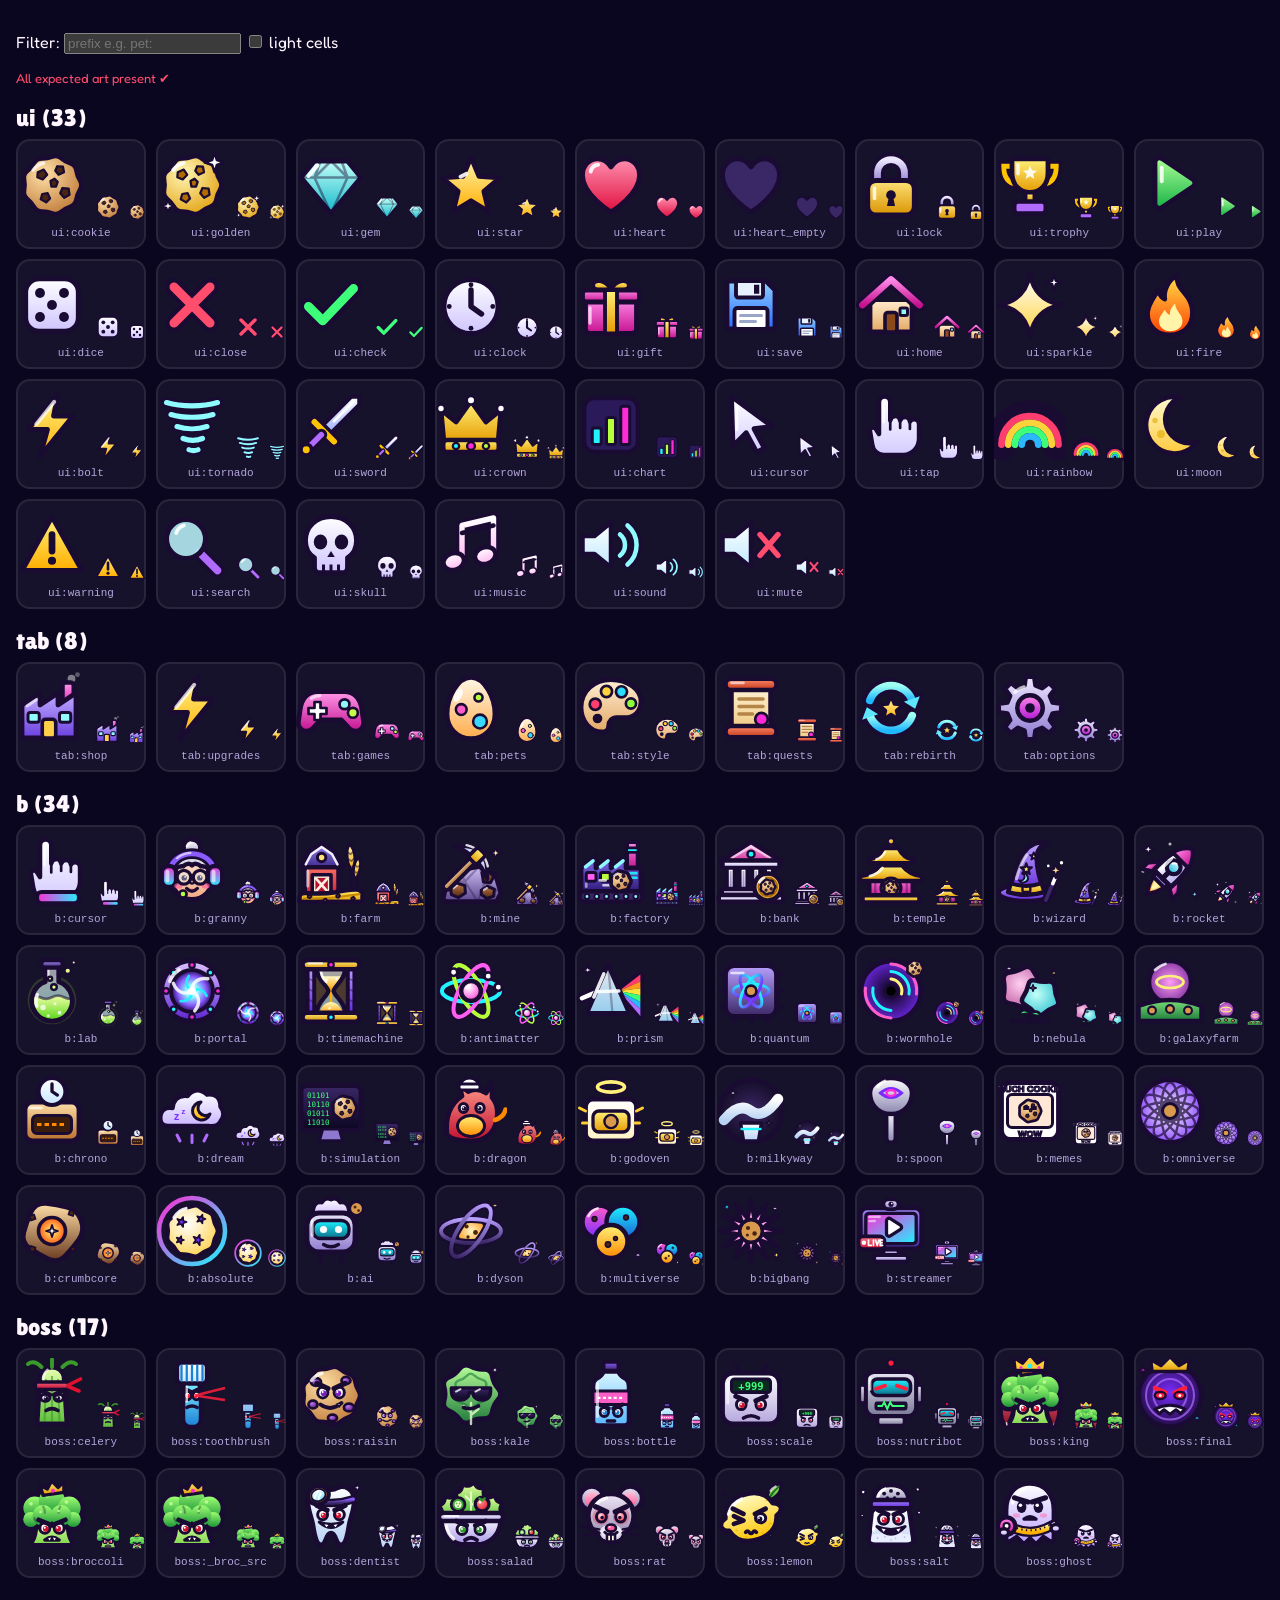
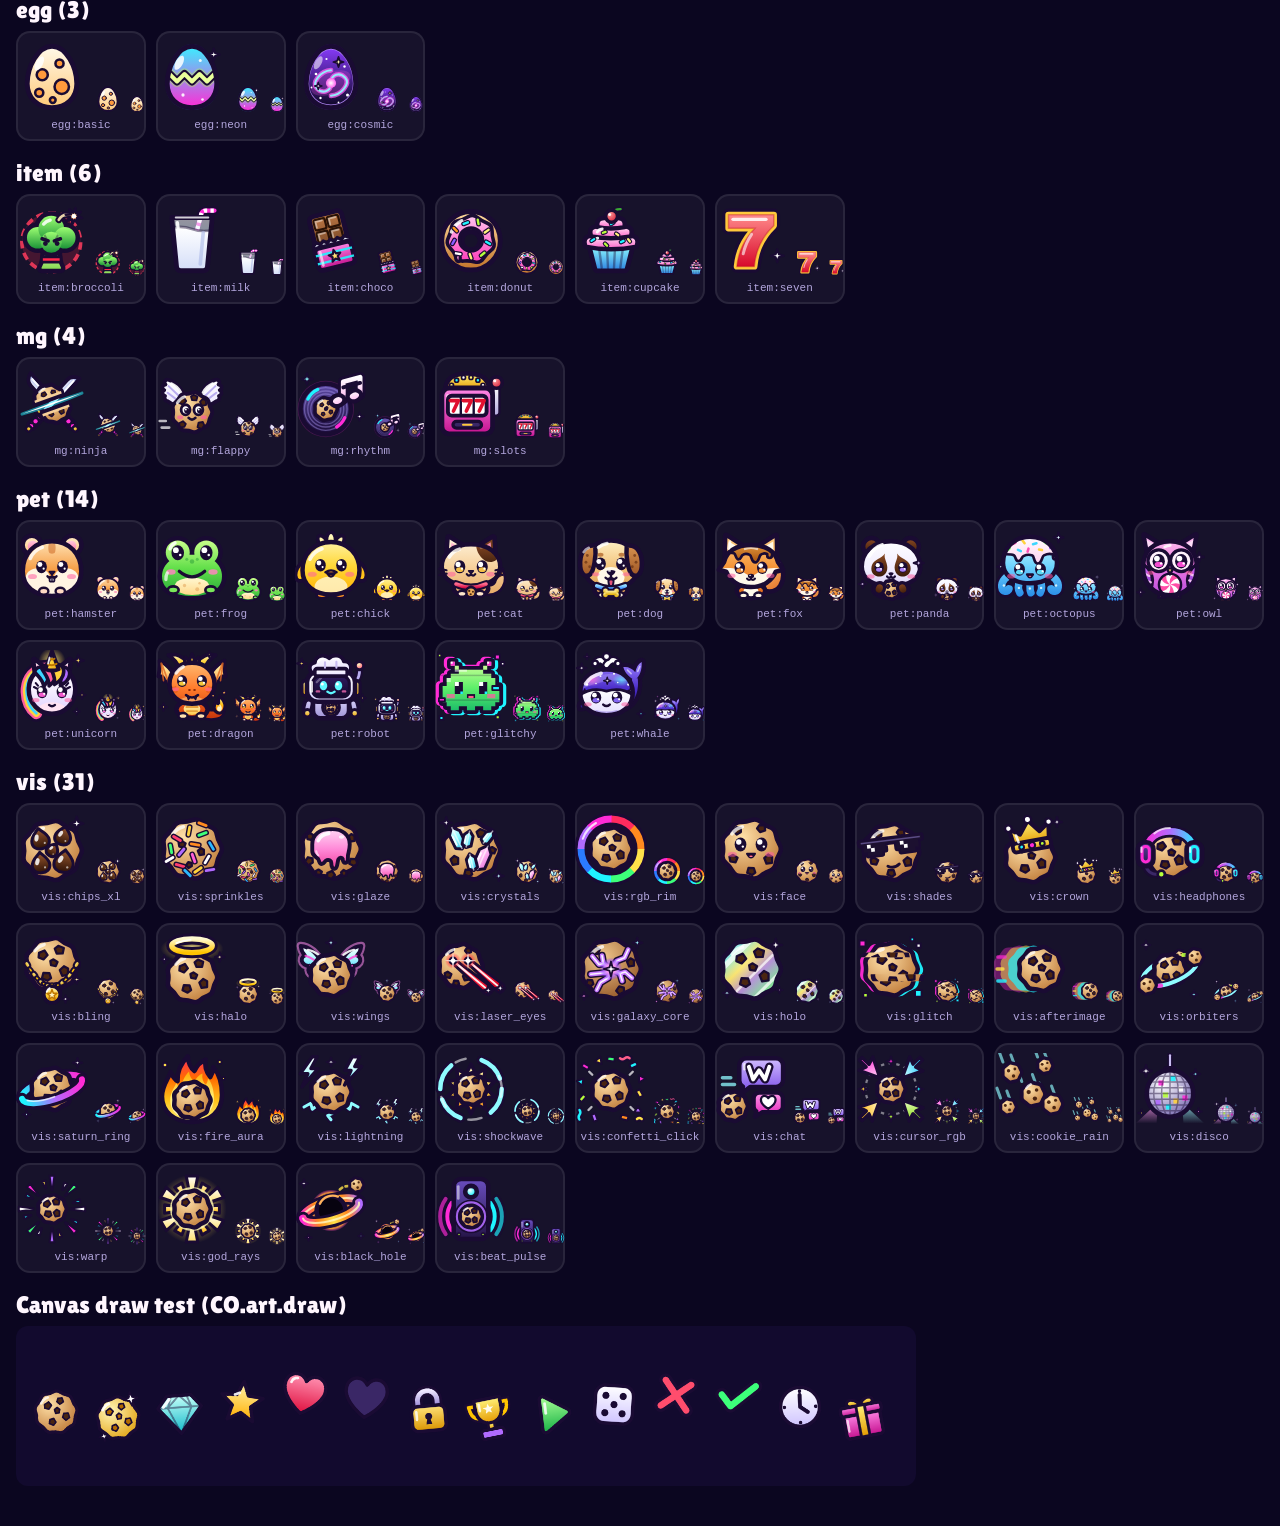
<file: source/src/dev/art-gallery.html>
<!doctype html>
<meta charset="utf-8">
<title>Art gallery</title>
<link rel="stylesheet" href="https://fonts.googleapis.com/css2?family=Lilita+One&family=Fredoka:wght@400;600&display=swap">
<link rel="stylesheet" href="../css/base.css">
<style>
  body { margin: 0; background: var(--bg); color: var(--ink); font-family: var(--f-body); padding: 16px; }
  h2 { font-family: var(--f-display); font-weight: 400; margin: 18px 0 8px; }
  .grid { display: grid; grid-template-columns: repeat(auto-fill, minmax(118px, 1fr)); gap: 10px; }
  .cell { background: rgba(255,255,255,.05); border: 2px solid rgba(255,255,255,.08); border-radius: 14px; padding: 8px; display: flex; flex-direction: column; align-items: center; gap: 6px; }
  .cell .row { display: flex; align-items: flex-end; gap: 6px; }
  .cell img.l { width: 72px; height: 72px; } .cell img.s { width: 28px; height: 28px; } .cell img.xs { width: 18px; height: 18px; }
  .cell code { font-size: 11px; color: var(--muted); }
  .light { background: #f4eefc; }
  .missing { color: var(--red); font-size: 13px; }
  canvas { background: #120a2e; border-radius: 12px; }
</style>
<body>
<p>Filter: <input id="f" placeholder="prefix e.g. pet:"> <label><input type="checkbox" id="lb"> light cells</label></p>
<div id="out"></div>
<h2>Canvas draw test (CO.art.draw)</h2>
<canvas id="cv" width="900" height="160"></canvas>
<script src="../js/data.js"></script>
<script src="../js/art.js"></script>
<script src="../js/art-world.js"></script>
<script src="../js/art-pets.js"></script>
<script>
  const EXPECT = [
    ...CO.data.buildings.map(b => 'b:' + b.id), ...CO.data.pets.map(p => 'pet:' + p.id), ...CO.data.bosses.map(b => 'boss:' + b.id),
    ...CO.data.eggs.map(e => 'egg:' + e.id), ...Object.keys(CO.data.visuals).map(k => 'vis:' + k),
    'item:choco', 'item:milk', 'item:donut', 'item:cupcake', 'item:seven', 'item:broccoli', 'mg:ninja', 'mg:flappy', 'mg:rhythm', 'mg:slots'];
  function render() {
    const f = document.getElementById('f').value.trim(), light = document.getElementById('lb').checked;
    const out = document.getElementById('out'); out.innerHTML = '';
    const names = CO.art.names().filter(n => !f || n.startsWith(f));
    const groups = {};
    names.forEach(n => (groups[n.split(':')[0]] = groups[n.split(':')[0]] || []).push(n));
    Object.entries(groups).forEach(([g, list]) => {
      const h = document.createElement('h2'); h.textContent = g + ' (' + list.length + ')'; out.append(h);
      const grid = document.createElement('div'); grid.className = 'grid';
      list.forEach(n => {
        const c = document.createElement('div'); c.className = 'cell' + (light ? ' light' : '');
        const row = document.createElement('div'); row.className = 'row';
        row.append(CO.art.el(n, 'l'), CO.art.el(n, 's'), CO.art.el(n, 'xs'));
        const code = document.createElement('code'); code.textContent = n;
        c.append(row, code); grid.append(c);
      });
      out.append(grid);
    });
    const miss = EXPECT.filter(n => !CO.art.has(n));
    const m = document.createElement('p'); m.className = 'missing'; m.textContent = miss.length ? 'MISSING (' + miss.length + '): ' + miss.join(', ') : 'All expected art present ✔';
    out.prepend(m);
  }
  document.getElementById('f').oninput = render; document.getElementById('lb').onchange = render;
  render();
  CO.art.preload();
  const cv = document.getElementById('cv'), ctx = cv.getContext('2d');
  (function loop(t) {
    ctx.clearRect(0, 0, cv.width, cv.height);
    const list = CO.art.names().filter(n => !document.getElementById('f').value || n.startsWith(document.getElementById('f').value)).slice(0, 14);
    list.forEach((n, i) => CO.art.draw(ctx, n, 40 + i * 62, 80 + Math.sin(t / 400 + i) * 12, 52, { rot: Math.sin(t / 700 + i) * 0.2 }));
    requestAnimationFrame(loop);
  })(0);
</script>
</body>
</file>
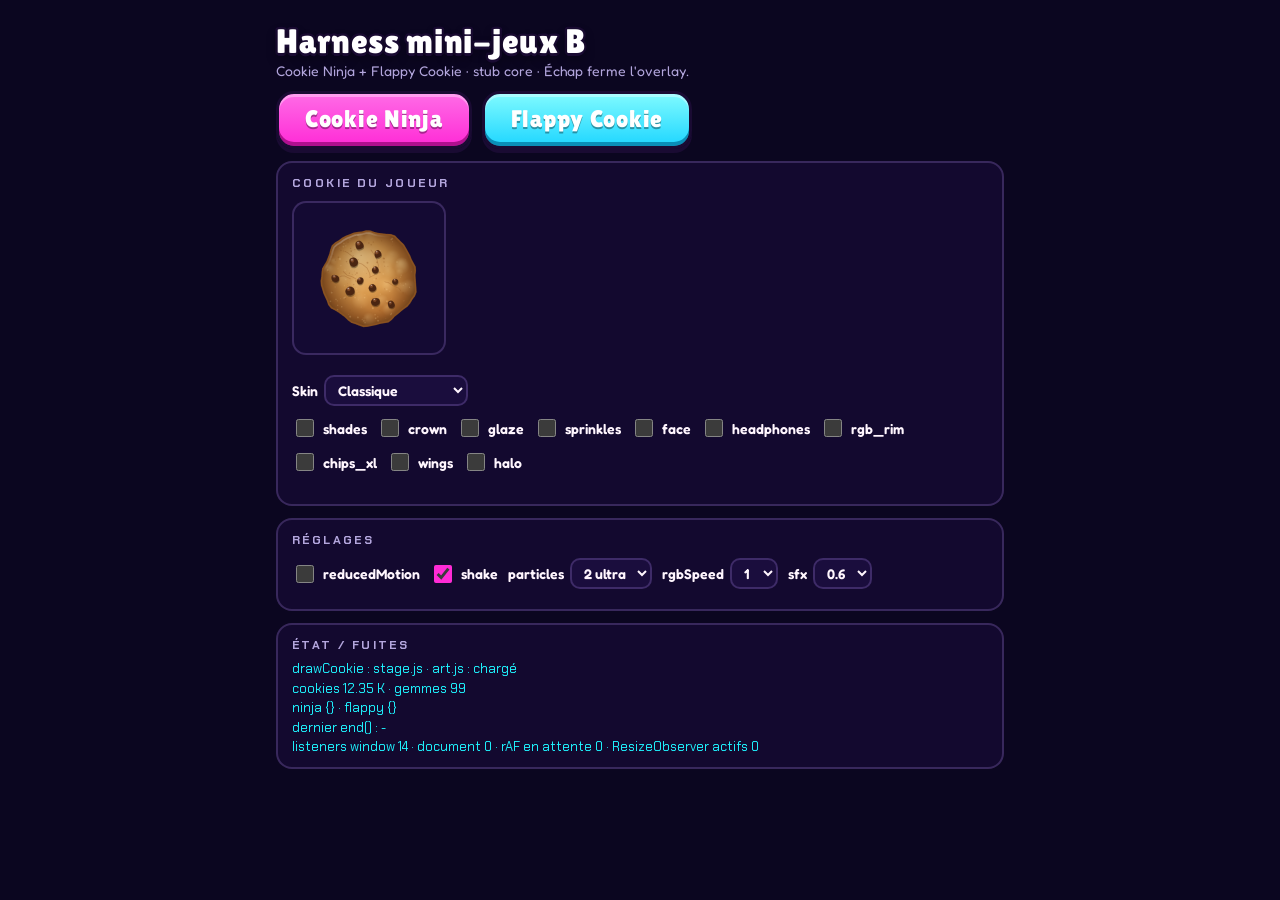
<file: source/src/dev/mg-harness-b.html>
<!doctype html>
<html lang="fr">
<head>
<meta charset="utf-8">
<meta name="viewport" content="width=device-width, initial-scale=1, viewport-fit=cover">
<title>Harness mini-jeux B</title>
<link rel="preconnect" href="https://fonts.googleapis.com">
<link rel="preconnect" href="https://fonts.gstatic.com" crossorigin>
<link href="https://fonts.googleapis.com/css2?family=Lilita+One&family=Fredoka:wght@400;500;600;700&family=Chakra+Petch:wght@500;600;700&display=swap" rel="stylesheet">
<link rel="stylesheet" href="../css/base.css">
<style>
  html, body { margin: 0; min-height: 100%; background: var(--bg); color: var(--ink); font-family: var(--f-body); }
  .hb { max-width: 760px; margin: 0 auto; padding: 18px 16px 40px; box-sizing: border-box; }
  .hb h1 { font-size: 34px; margin: 4px 0 2px; font-weight: 400; }
  .hb p { color: var(--muted); margin: 0 0 12px; font-size: 14px; }
  .row { display: flex; flex-wrap: wrap; gap: 10px; align-items: center; margin: 10px 0; }
  .card { background: var(--panel); border: 2px solid var(--line); border-radius: 16px; padding: 10px 14px; margin: 12px 0; }
  .card h2 { font-family: var(--f-mono); font-size: 12px; letter-spacing: .2em; color: var(--muted); margin: 2px 0 6px; font-weight: 700; }
  label { display: inline-flex; align-items: center; gap: 6px; font-weight: 600; font-size: 14px; cursor: pointer; }
  select { font: inherit; background: var(--panel-solid); color: var(--ink); border: 2px solid var(--line); border-radius: 10px; padding: 4px 8px; }
  input[type=checkbox] { width: 18px; height: 18px; accent-color: var(--hot); }
  #stats { font-family: var(--f-mono); font-size: 13px; color: var(--cyan); white-space: pre-wrap; overflow-wrap: anywhere; line-height: 1.5; }
  body { overflow-x: hidden; }
  #preview { width: 150px; height: 150px; background: var(--bg2); border-radius: 14px; border: 2px solid var(--line); }
  .mg-ov { position: fixed; inset: 0; z-index: 1000; display: flex; flex-direction: column; background: var(--bg); }
  .mg-head { height: 56px; flex: 0 0 56px; box-sizing: border-box; display: flex; align-items: center; gap: 10px; padding: 0 10px 0 14px; background: rgba(10,5,30,.9); border-bottom: 3px solid var(--stroke); }
  .mg-head .t { font-size: 22px; flex: 1; white-space: nowrap; overflow: hidden; text-overflow: ellipsis; }
  .mg-root { position: relative; flex: 1; min-height: 0; overflow: hidden; }
</style>
</head>
<body>
<div class="hb">
  <h1 class="stroke-text">Harness mini-jeux B</h1>
  <p>Cookie Ninja + Flappy Cookie · stub core · Échap ferme l'overlay.</p>
  <div class="row">
    <button class="btn big pink" type="button" data-open="ninja">Cookie Ninja</button>
    <button class="btn big cyan" type="button" data-open="flappy">Flappy Cookie</button>
  </div>

  <div class="card">
    <h2>COOKIE DU JOUEUR</h2>
    <div class="row">
      <canvas id="preview" width="300" height="300"></canvas>
      <div>
        <div class="row"><label>Skin <select id="skin"></select></label></div>
        <div class="row" id="vis"></div>
      </div>
    </div>
  </div>

  <div class="card">
    <h2>RÉGLAGES</h2>
    <div class="row">
      <label><input type="checkbox" id="rm"> reducedMotion</label>
      <label><input type="checkbox" id="shake" checked> shake</label>
      <label>particles <select id="parts"><option value="0">0 low</option><option value="1">1 med</option><option value="2" selected>2 ultra</option></select></label>
      <label>rgbSpeed <select id="rgb"><option>0</option><option selected>1</option><option>2</option><option>3</option></select></label>
      <label>sfx <select id="sfx"><option value="0">off</option><option value="0.3">0.3</option><option value="0.6" selected>0.6</option></select></label>
    </div>
  </div>

  <div class="card">
    <h2>ÉTAT / FUITES</h2>
    <div id="stats"></div>
  </div>
</div>

<script src="../js/data.js"></script>
<script src="../js/art.js" onerror=""></script>
<script src="./stub-core.js"></script>
<script src="../js/stage.js" onerror=""></script>
<script>
  /* Leak tracking (dev only): window/document listeners, pending rAF, live ResizeObservers.
     Installed before the minigame files so every mount/destroy is counted. */
  (function () {
    const T = (window.__leak = { win: new Map(), doc: new Map(), raf: new Set(), ro: 0 });
    function wrap(obj, map) {
      const add = obj.addEventListener.bind(obj), rem = obj.removeEventListener.bind(obj);
      obj.addEventListener = function (t, f, o) { if (!map.has(t)) map.set(t, new Set()); map.get(t).add(f); return add(t, f, o); };
      obj.removeEventListener = function (t, f, o) { const s = map.get(t); if (s) s.delete(f); return rem(t, f, o); };
    }
    wrap(window, T.win); wrap(document, T.doc);
    const rAF = window.requestAnimationFrame.bind(window), cAF = window.cancelAnimationFrame.bind(window);
    window.requestAnimationFrame = function (cb) { let id = 0; id = rAF(function (t) { T.raf.delete(id); cb(t); }); T.raf.add(id); return id; };
    window.cancelAnimationFrame = function (id) { T.raf.delete(id); return cAF(id); };
    const RO = window.ResizeObserver;
    if (RO) window.ResizeObserver = class extends RO {
      observe(t, o) { if (!this.__on) { this.__on = true; T.ro++; } return super.observe(t, o); }
      disconnect() { if (this.__on) { this.__on = false; T.ro--; } return super.disconnect(); }
    };
    T.count = (m) => { let n = 0; m.forEach((s) => (n += s.size)); return n; };
  })();
</script>
<script src="../js/mg-ninja.js"></script>
<script src="../js/mg-flappy.js"></script>
<script>
(function () {
  'use strict';
  const CO = window.CO, D = CO.data, L = window.__leak;
  const $ = (s) => document.querySelector(s);
  let cur = null, lastEnd = null;

  /* ── overlay mimicking ui.js ── */
  function open(id) {
    if (cur) close();
    const def = CO.minigames[id];
    if (!def) { console.warn('minigame non enregistré', id); return; }
    const ov = document.createElement('div');
    ov.className = 'mg-ov';
    ov.innerHTML = '<div class="mg-head"><span class="t stroke-text"></span><button class="btn red small mg-x" type="button">X Quitter</button></div><div class="mg-root"></div>';
    ov.querySelector('.t').textContent = def.name;
    document.body.appendChild(ov);
    const root = ov.querySelector('.mg-root');
    const api = CO.minigameApi(id, close);
    const end = api.end;
    api.end = (o) => { const r = end(o); lastEnd = { id, ...o, ...r }; return r; };
    CO.emit('minigame:open', { id });
    const inst = def.mount(root, api);
    cur = { id, ov, root, inst };
    ov.querySelector('.mg-x').addEventListener('click', close);
  }
  function close() {
    if (!cur) return;
    const c = cur; cur = null;
    try { c.inst && c.inst.destroy && c.inst.destroy(); } catch (e) { console.error(e); }
    const left = c.root.childElementCount;
    if (left) console.warn('[harness] root non vidé après destroy():', left, 'enfant(s)');
    c.ov.remove();
    CO.emit('minigame:close', { id: c.id });
  }
  window.__mg = { open, close, cur: () => cur };
  document.querySelectorAll('[data-open]').forEach((b) => b.addEventListener('click', () => open(b.dataset.open)));
  window.addEventListener('keydown', (e) => { if (e.key === 'Escape' && cur) { e.preventDefault(); close(); } }, true);

  /* ── skin + visuals ── */
  const sel = $('#skin');
  D.skins.forEach((s) => { const o = document.createElement('option'); o.value = s.id; o.textContent = s.name; sel.appendChild(o); });
  sel.value = CO.state.skin;
  sel.addEventListener('change', () => { CO.state.skin = sel.value; CO.state.skinsOwned[sel.value] = true; CO.emit('skin', { id: sel.value }); });
  const visBox = $('#vis');
  ['shades', 'crown', 'glaze', 'sprinkles', 'face', 'headphones', 'rgb_rim', 'chips_xl', 'wings', 'halo'].forEach((k) => {
    const l = document.createElement('label');
    const c = document.createElement('input'); c.type = 'checkbox'; c.checked = !!CO.vis[k];
    c.addEventListener('change', () => { if (c.checked) CO.vis[k] = 1; else delete CO.vis[k]; CO.emit('visuals', { vis: CO.vis, added: c.checked ? [k] : [] }); });
    l.append(c, k); visBox.appendChild(l);
  });

  /* ── settings ── */
  const S = CO.settings;
  $('#rm').addEventListener('change', (e) => { S.reducedMotion = e.target.checked; CO.emit('settings', { settings: S }); });
  $('#shake').addEventListener('change', (e) => { S.shake = e.target.checked; CO.emit('settings', { settings: S }); });
  $('#parts').addEventListener('change', (e) => { S.particles = +e.target.value; CO.emit('settings', { settings: S }); });
  $('#rgb').addEventListener('change', (e) => { S.rgbSpeed = +e.target.value; CO.emit('settings', { settings: S }); });
  $('#sfx').addEventListener('change', (e) => { S.sfx = +e.target.value; const a = CO.audio(); if (a) a.out.gain.value = S.sfx; });

  /* ── preview + stats (setInterval, not rAF, to keep the rAF counter clean) ── */
  const pv = $('#preview'), pg = pv.getContext('2d');
  setInterval(() => {
    if (!cur) {
      pg.setTransform(1, 0, 0, 1, 0, 0); pg.clearRect(0, 0, 300, 300);
      try { CO.drawCookie(pg, 150, 150, 100, { accessories: true, rot: Math.sin(performance.now() / 700) * 0.3 }); } catch (e) { console.error(e); }
    }
    const mg = CO.state.mg;
    $('#stats').textContent =
      'drawCookie : ' + (CO.stage && CO.stage.drawCookie ? 'stage.js' : 'fallback stub') + ' · art.js : ' + (CO.art ? 'chargé' : 'absent') + '\n' +
      'cookies ' + CO.fmt(CO.state.cookies) + ' · gemmes ' + CO.state.gems + '\n' +
      'ninja ' + JSON.stringify(mg.ninja || {}) + ' · flappy ' + JSON.stringify(mg.flappy || {}) + '\n' +
      'dernier end() : ' + (lastEnd ? JSON.stringify(lastEnd) : '-') + '\n' +
      'listeners window ' + L.count(L.win) + ' · document ' + L.count(L.doc) + ' · rAF en attente ' + L.raf.size + ' · ResizeObserver actifs ' + L.ro +
      (cur ? '  (jeu ouvert : ' + cur.id + ')' : '');
  }, 250);
})();
</script>
</body>
</html>
</file>
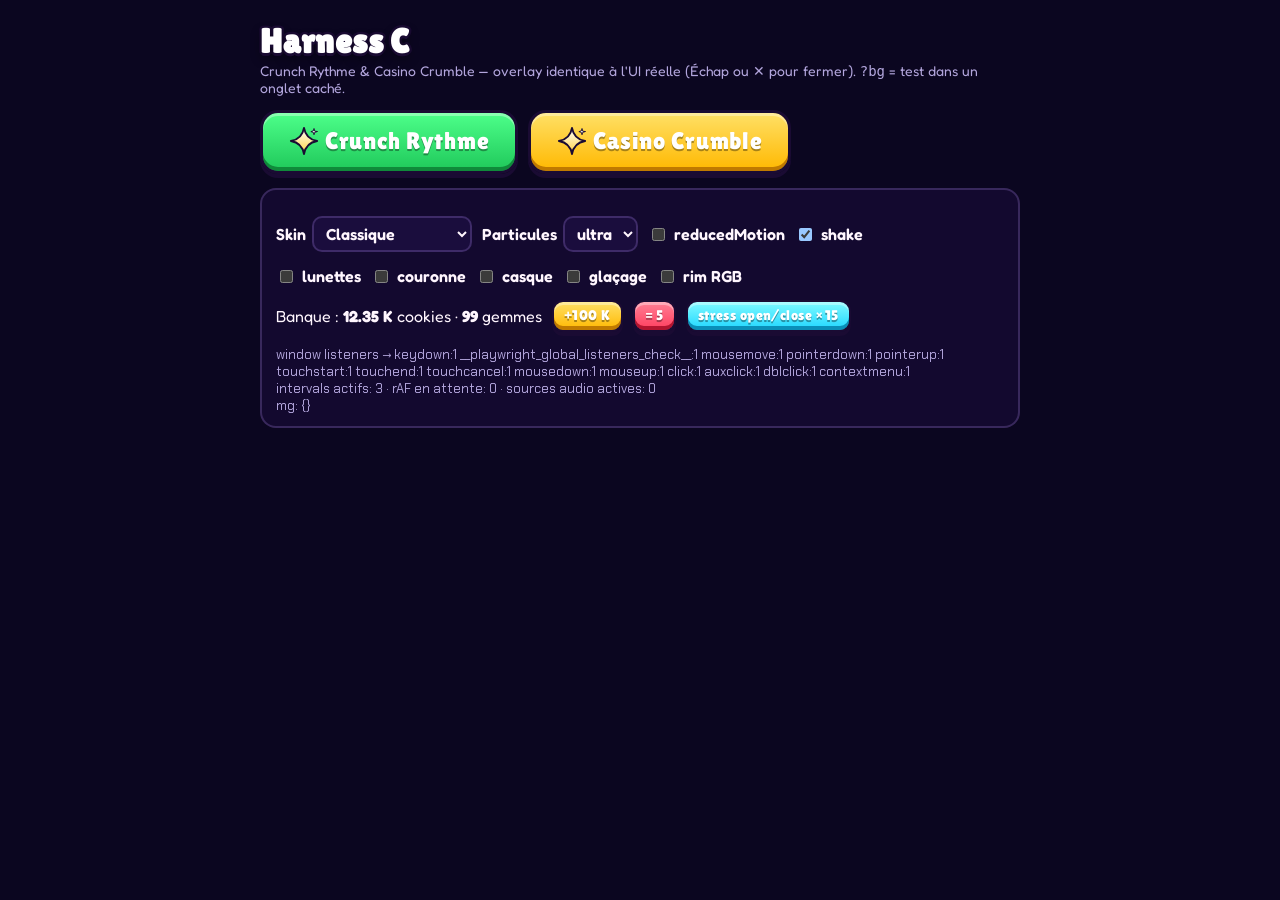
<file: source/src/dev/mg-harness-c.html>
<!doctype html>
<html lang="fr">
<head>
<meta charset="utf-8">
<meta name="viewport" content="width=device-width,initial-scale=1,viewport-fit=cover">
<title>Harness C — Crunch Rythme &amp; Casino Crumble</title>
<link rel="preconnect" href="https://fonts.googleapis.com">
<link rel="preconnect" href="https://fonts.gstatic.com" crossorigin>
<link href="https://fonts.googleapis.com/css2?family=Lilita+One&family=Fredoka:wght@400;500;600;700&family=Chakra+Petch:wght@500;600;700&display=swap" rel="stylesheet">
<link rel="stylesheet" href="../css/base.css">
<style>
  html, body { margin: 0; background: var(--bg); color: var(--ink); font-family: var(--f-body); }
  body { min-height: 100vh; }
  .wrap { padding: 18px 16px 40px; max-width: 760px; margin: 0 auto; }
  h1 { font-size: 34px; margin: 4px 0 2px; }
  .muted { color: var(--muted); font-size: 14px; }
  .row { display: flex; gap: 10px; flex-wrap: wrap; align-items: center; margin: 14px 0; }
  .card { background: var(--panel); border: 2px solid var(--line); border-radius: var(--r-md); padding: 12px 14px; }
  label { display: inline-flex; gap: 6px; align-items: center; font-weight: 600; }
  select, input[type=number] { font: inherit; background: var(--panel-solid); color: var(--ink); border: 2px solid var(--line); border-radius: 10px; padding: 5px 8px; }
  #stats { font-family: var(--f-mono); font-size: 13px; white-space: pre-wrap; color: var(--muted); }
  /* overlay mimicking the real UI host */
  .mg-ov { position: fixed; inset: 0; z-index: 100; display: flex; flex-direction: column; background: var(--bg); }
  .mg-head { height: 56px; flex: 0 0 56px; display: flex; align-items: center; gap: 10px; padding: 0 10px 0 14px; box-sizing: border-box;
             background: var(--panel-solid); border-bottom: 3px solid var(--stroke); }
  .mg-head .t { font-family: var(--f-display); font-size: 22px; flex: 1; white-space: nowrap; overflow: hidden; text-overflow: ellipsis; }
  .mg-root { position: relative; overflow: hidden; flex: 1 1 auto; }
</style>
</head>
<body>
<div class="wrap">
  <h1 class="stroke-text">Harness C</h1>
  <div class="muted">Crunch Rythme &amp; Casino Crumble — overlay identique à l'UI réelle (Échap ou ✕ pour fermer). <code>?bg</code> = test dans un onglet caché.</div>

  <div class="row" id="games"></div>

  <div class="card">
    <div class="row">
      <label>Skin <select id="skin"></select></label>
      <label>Particules <select id="parts"><option value="0">low</option><option value="1">med</option><option value="2" selected>ultra</option></select></label>
      <label><input type="checkbox" id="rm"> reducedMotion</label>
      <label><input type="checkbox" id="shake" checked> shake</label>
    </div>
    <div class="row">
      <label><input type="checkbox" class="vis" value="shades"> lunettes</label>
      <label><input type="checkbox" class="vis" value="crown"> couronne</label>
      <label><input type="checkbox" class="vis" value="headphones"> casque</label>
      <label><input type="checkbox" class="vis" value="glaze"> glaçage</label>
      <label><input type="checkbox" class="vis" value="rgb_rim"> rim RGB</label>
    </div>
    <div class="row">
      <span>Banque : <b id="bank"></b> cookies · <b id="gems"></b> gemmes</span>
      <button class="btn small gold" id="add">+100 K</button>
      <button class="btn small red" id="zero">= 5</button>
      <button class="btn small cyan" id="stress">stress open/close ×15</button>
    </div>
    <div id="stats"></div>
  </div>
</div>

<script>
/* ── leak instrumentation (harness only) ── */
(function () {
  const L = (window.__leak = { listeners: new Map(), intervals: new Set(), raf: new Set(), sources: 0 });
  const add = window.addEventListener.bind(window), rem = window.removeEventListener.bind(window);
  window.addEventListener = function (t, fn, o) { const k = t; L.listeners.set(k, (L.listeners.get(k) || new Set()).add(fn)); return add(t, fn, o); };
  window.removeEventListener = function (t, fn, o) { const s = L.listeners.get(t); if (s) s.delete(fn); return rem(t, fn, o); };
  const si = window.setInterval.bind(window), ci = window.clearInterval.bind(window);
  window.setInterval = function (fn, ms, ...a) { const id = si(fn, ms, ...a); L.intervals.add(id); return id; };
  window.clearInterval = function (id) { L.intervals.delete(id); return ci(id); };
  // ?bg → automated testing in a hidden browser pane: fake visibility + timer-driven rAF
  if (/[?&]bg\b/.test(location.search)) {
    Object.defineProperty(document, 'hidden', { get: () => false });
    Object.defineProperty(document, 'visibilityState', { get: () => 'visible' });
    const timers = new Map(); let n = 0;
    window.requestAnimationFrame = (fn) => { const id = ++n; timers.set(id, setTimeout(() => { timers.delete(id); fn(performance.now()); }, 16)); return id; };
    window.cancelAnimationFrame = (id) => { clearTimeout(timers.get(id)); timers.delete(id); };
  }
  const rq = window.requestAnimationFrame.bind(window), cq = window.cancelAnimationFrame.bind(window);
  window.requestAnimationFrame = function (fn) { const id = rq((t) => { L.raf.delete(id); fn(t); }); L.raf.add(id); return id; };
  window.cancelAnimationFrame = function (id) { L.raf.delete(id); return cq(id); };
  if (window.AudioScheduledSourceNode) {
    const st = AudioScheduledSourceNode.prototype.start;
    AudioScheduledSourceNode.prototype.start = function (...a) { L.sources++; this.addEventListener('ended', () => L.sources--); return st.apply(this, a); };
  }
})();
</script>
<script src="../js/data.js"></script>
<script src="../js/art.js"></script>
<script src="./stub-core.js"></script>
<script src="../js/mg-rhythm.js"></script>
<script src="../js/mg-slots.js"></script>
<script>
(function () {
  'use strict';
  const CO = window.CO;
  // optional: stage.js (real drawCookie) — loaded dynamically so the harness works without it
  if (!/[?&]nostage/.test(location.search)) {
    const s = document.createElement('script'); s.src = '../js/stage.js';
    s.onload = () => { console.log('[harness] stage.js loaded → real drawCookie'); };
    s.onerror = () => { console.log('[harness] stage.js absent → fallback drawCookie'); s.remove(); };
    document.head.appendChild(s);
  }

  const $ = (id) => document.getElementById(id);
  const skinSel = $('skin');
  CO.data.skins.forEach((sk) => { const o = document.createElement('option'); o.value = sk.id; o.textContent = sk.name; skinSel.appendChild(o); });
  skinSel.value = CO.state.skin;
  skinSel.onchange = () => { CO.state.skin = skinSel.value; CO.state.skinsOwned[skinSel.value] = true; CO.emit('skin', { id: skinSel.value }); };
  $('parts').onchange = (e) => { CO.settings.particles = +e.target.value; };
  $('rm').onchange = (e) => { CO.settings.reducedMotion = e.target.checked; };
  $('shake').onchange = (e) => { CO.settings.shake = e.target.checked; };
  document.querySelectorAll('.vis').forEach((c) => { c.onchange = () => { if (c.checked) CO.vis[c.value] = 1; else delete CO.vis[c.value]; CO.emit('visuals', { vis: CO.vis, added: c.checked ? [c.value] : [] }); }; });
  $('add').onclick = () => { CO.state.cookies += 100000; };
  $('zero').onclick = () => { CO.state.cookies = 5; };

  function artEl(name) {
    if (!CO.art || typeof CO.art.el !== 'function') return null;
    try { const e = CO.art.el(name); if (e) { e.style.width = e.style.height = '30px'; } return e; } catch (e) { return null; }
  }
  let cur = null; // {id, ov, inst}
  function open(id) {
    if (cur) close();
    const def = CO.minigames[id];
    const ov = document.createElement('div'); ov.className = 'mg-ov';
    ov.innerHTML = `<div class="mg-head"><span class="ic"></span><span class="t stroke-text">${def.name}</span><button class="btn small dark" type="button" aria-label="Fermer">✕</button></div><div class="mg-root"></div>`;
    const img = artEl('mg:' + id); if (img) ov.querySelector('.ic').appendChild(img);
    document.body.appendChild(ov);
    const root = ov.querySelector('.mg-root');
    ov.querySelector('button').onclick = close;
    cur = { id, ov, inst: null };
    CO.emit('minigame:open', { id });
    cur.inst = def.mount(root, CO.minigameApi(id, close));
  }
  function close() {
    if (!cur) return;
    const c = cur; cur = null;
    try { c.inst && c.inst.destroy(); } catch (e) { console.error(e); }
    c.ov.remove();
    CO.emit('minigame:close', { id: c.id });
  }
  window.__harness = { open, close, get cur() { return cur; } };
  window.addEventListener('keydown', (e) => { if (e.key === 'Escape' && cur) { e.preventDefault(); close(); } });

  function renderButtons() {
    const box = $('games'); box.innerHTML = '';
    Object.values(CO.minigames).forEach((d) => {
      const b = document.createElement('button'); b.className = 'btn big ' + (d.id === 'slots' ? 'gold' : 'green');
      const img = artEl('mg:' + d.id); if (img) b.appendChild(img);
      b.appendChild(document.createTextNode(d.name)); b.title = d.tagline; b.onclick = () => open(d.id);
      box.appendChild(b);
    });
  }
  renderButtons();
  CO.on('minigame:registered', renderButtons);

  $('stress').onclick = async () => {
    const ids = Object.keys(CO.minigames);
    for (let i = 0; i < 15; i++) { open(ids[i % ids.length]); await new Promise((r) => setTimeout(r, 120)); close(); }
  };

  setInterval(() => {
    $('bank').textContent = CO.fmt(CO.state.cookies);
    $('gems').textContent = CO.state.gems;
    const L = window.__leak;
    const lis = [...L.listeners.entries()].map(([k, s]) => `${k}:${s.size}`).join(' ');
    $('stats').textContent = `window listeners → ${lis}\nintervals actifs: ${L.intervals.size} · rAF en attente: ${L.raf.size} · sources audio actives: ${L.sources}\nmg: ${JSON.stringify(CO.state.mg)}`;
  }, 300);
})();
</script>
</body>
</html>
</file>
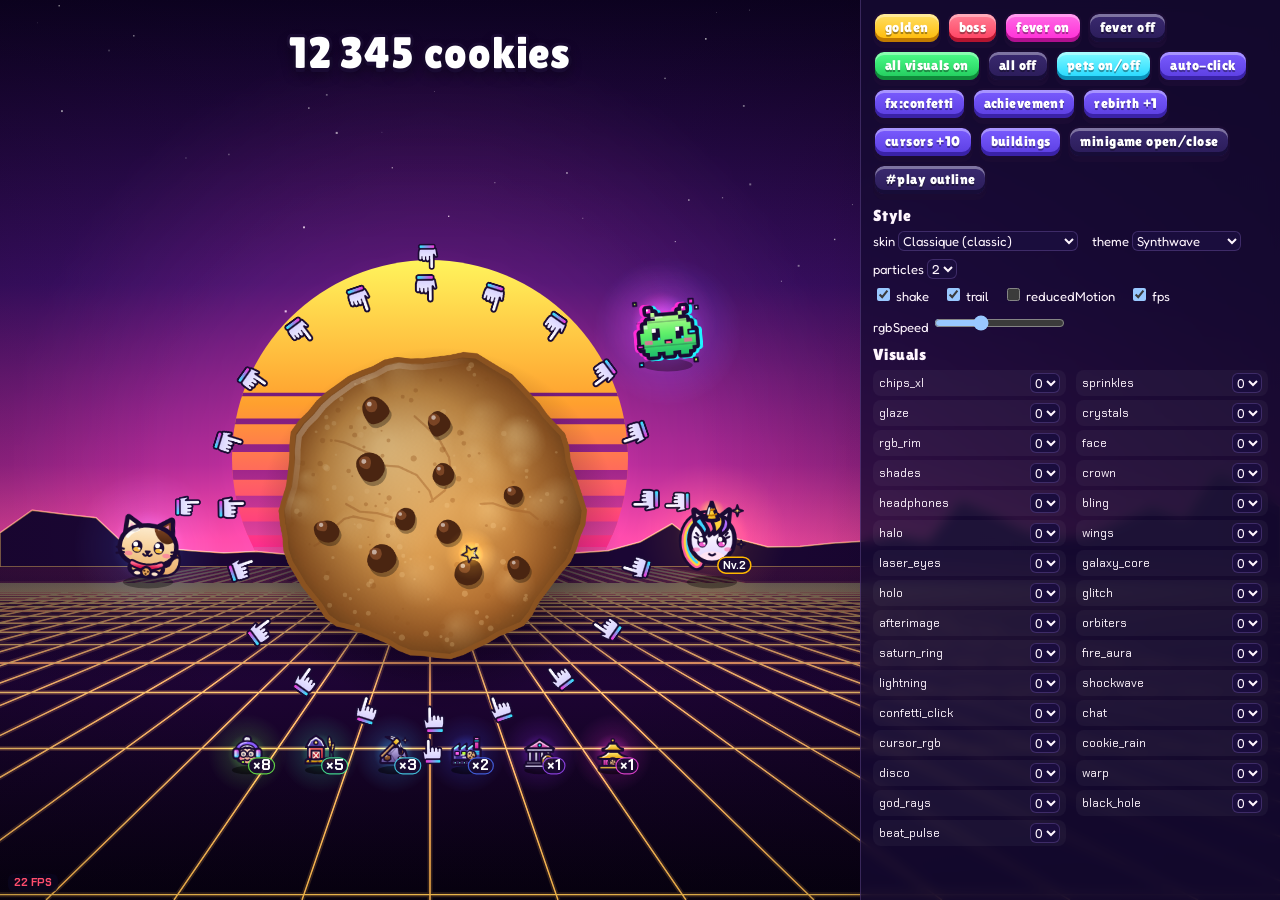
<file: source/src/dev/stage-harness.html>
<!doctype html>
<html lang="fr">
<head>
<meta charset="utf-8">
<meta name="viewport" content="width=device-width, initial-scale=1, viewport-fit=cover">
<title>Stage Harness</title>
<link rel="preconnect" href="https://fonts.googleapis.com">
<link rel="preconnect" href="https://fonts.gstatic.com" crossorigin>
<link href="https://fonts.googleapis.com/css2?family=Lilita+One&family=Fredoka:wght@400;500;600;700&family=Chakra+Petch:wght@500;600;700&display=swap" rel="stylesheet">
<link rel="stylesheet" href="../css/base.css">
<style>
  html, body { margin: 0; height: 100%; background: var(--bg); color: var(--ink); font-family: var(--f-body); overflow: hidden; }
  #stage { position: fixed; inset: 0; display: block; }
  #play { position: fixed; left: 0; top: 0; bottom: 0; right: 420px; pointer-events: none; }
  #play.outline { outline: 2px dashed rgba(255,255,255,.35); outline-offset: -2px; }
  #play .band { position: absolute; left: 0; right: 0; pointer-events: none; display: none; }
  #play.outline .band { display: block; }
  #play .top { top: 0; height: 22%; background: rgba(255,255,255,.05); }
  #play .bot { bottom: 0; height: 12%; background: rgba(255,255,255,.05); }
  #counter { position: fixed; left: 0; right: 420px; top: 3%; text-align: center; font-size: 44px; pointer-events: none; }
  #panel { position: fixed; right: 0; top: 0; bottom: 0; width: 420px; box-sizing: border-box; padding: 12px; overflow: auto;
    background: var(--panel); border-left: 1px solid var(--line); font-size: 13px; backdrop-filter: blur(6px); }
  #panel h3 { font-family: var(--f-display); font-weight: 400; margin: 10px 0 6px; font-size: 16px; letter-spacing: .03em; }
  .grid { display: grid; grid-template-columns: 1fr 1fr; gap: 4px 10px; }
  .row { display: flex; align-items: center; justify-content: space-between; gap: 6px; background: rgba(255,255,255,.04); border-radius: 8px; padding: 3px 6px; }
  .row label { white-space: nowrap; overflow: hidden; text-overflow: ellipsis; font-family: var(--f-mono); font-size: 12px; }
  .row.on { background: rgba(255,43,214,.18); }
  select, input[type=range] { font: inherit; background: #1a0d3d; color: var(--ink); border: 1px solid var(--line); border-radius: 6px; }
  .btns { display: flex; flex-wrap: wrap; gap: 6px; }
  .ctrl { display: flex; flex-wrap: wrap; gap: 8px 14px; align-items: center; }
  @media (max-width: 700px) {
    #play { right: 0; bottom: auto; height: 58%; }
    #counter { right: 0; font-size: 30px; }
    #panel { top: 58%; width: 100%; border-left: 0; border-top: 1px solid var(--line); }
  }
</style>
</head>
<body>
<canvas id="stage"></canvas>
<div id="play"><div class="band top"></div><div class="band bot"></div></div>
<div id="counter" class="stroke-text">12 345 cookies</div>
<div id="panel">
  <div class="btns">
    <button class="btn small gold" id="bGolden">golden</button>
    <button class="btn small red" id="bBoss">boss</button>
    <button class="btn small pink" id="bFeverOn">fever on</button>
    <button class="btn small dark" id="bFeverOff">fever off</button>
    <button class="btn small green" id="bAll">all visuals on</button>
    <button class="btn small dark" id="bNone">all off</button>
    <button class="btn small cyan" id="bPets">pets on/off</button>
    <button class="btn small" id="bAuto">auto-click</button>
    <button class="btn small" id="bConf">fx:confetti</button>
    <button class="btn small" id="bAch">achievement</button>
    <button class="btn small" id="bReb">rebirth +1</button>
    <button class="btn small" id="bCur">cursors +10</button>
    <button class="btn small" id="bBld">buildings</button>
    <button class="btn small dark" id="bMg">minigame open/close</button>
    <button class="btn small dark" id="bOutline">#play outline</button>
  </div>
  <h3>Style</h3>
  <div class="ctrl">
    <label>skin <select id="skin"></select></label>
    <label>theme <select id="theme"></select></label>
    <label>particles <select id="particles"><option>0</option><option>1</option><option selected>2</option></select></label>
  </div>
  <div class="ctrl" style="margin-top:6px">
    <label><input type="checkbox" id="shake" checked> shake</label>
    <label><input type="checkbox" id="trail" checked> trail</label>
    <label><input type="checkbox" id="reducedMotion"> reducedMotion</label>
    <label><input type="checkbox" id="showFps" checked> fps</label>
    <label>rgbSpeed <input type="range" id="rgbSpeed" min="0" max="3" step="0.1" value="1"></label>
  </div>
  <h3>Visuals</h3>
  <div class="grid" id="vis"></div>
</div>
<script src="../js/data.js"></script>
<script src="../js/art.js"></script>
<script src="../js/art-world.js"></script>
<script src="../js/art-pets.js"></script>
<script src="./stub-core.js"></script>
<script src="../js/stage.js"></script>
<script>
(function () {
  'use strict';
  const D = CO.data, $ = (id) => document.getElementById(id);
  const visKeys = Object.keys(D.visuals);
  const visBox = $('vis');
  function setVis(k, lvl, emit = true) {
    const prev = CO.vis[k] || 0;
    if (lvl > 0) CO.vis[k] = lvl; else delete CO.vis[k];
    if (emit) CO.emit('visuals', { vis: CO.vis, added: lvl > prev ? [k] : [] });
    syncVis();
  }
  function syncVis() {
    visKeys.forEach((k) => { const s = $('v_' + k); s.value = String(CO.vis[k] || 0); s.parentNode.classList.toggle('on', !!CO.vis[k]); });
  }
  visKeys.forEach((k) => {
    const d = D.visuals[k], max = d.max || 1, row = document.createElement('div');
    row.className = 'row'; row.title = d.name + ' (' + d.zone + ')';
    const lab = document.createElement('label'); lab.textContent = k; lab.htmlFor = 'v_' + k;
    const sel = document.createElement('select'); sel.id = 'v_' + k;
    for (let i = 0; i <= max; i++) { const o = document.createElement('option'); o.value = o.textContent = String(i); sel.appendChild(o); }
    sel.onchange = () => setVis(k, +sel.value);
    row.append(lab, sel); visBox.appendChild(row);
  });
  syncVis();
  const skinSel = $('skin'); D.skins.forEach((s) => { const o = document.createElement('option'); o.value = s.id; o.textContent = s.name + ' (' + s.style + ')'; skinSel.appendChild(o); });
  skinSel.value = CO.state.skin; skinSel.onchange = () => { CO.state.skin = skinSel.value; CO.emit('skin', { id: skinSel.value }); };
  const thSel = $('theme'); D.themes.forEach((t) => { const o = document.createElement('option'); o.value = t.id; o.textContent = t.name; thSel.appendChild(o); });
  thSel.value = CO.state.theme; thSel.onchange = () => { CO.state.theme = thSel.value; CO.emit('theme', { id: thSel.value }); };
  const setS = (k, v) => { CO.settings[k] = v; CO.emit('settings', { settings: CO.settings, key: k }); };
  $('particles').onchange = (e) => setS('particles', +e.target.value);
  ['shake', 'trail', 'reducedMotion', 'showFps'].forEach((k) => { $(k).onchange = (e) => setS(k, e.target.checked); });
  $('rgbSpeed').oninput = (e) => setS('rgbSpeed', +e.target.value);
  $('bGolden').onclick = () => CO._spawnGolden();
  $('bBoss').onclick = () => CO._spawnBoss();
  $('bFeverOn').onclick = () => CO._fever(true);
  $('bFeverOff').onclick = () => CO._fever(false);
  $('bAll').onclick = () => { const added = []; visKeys.forEach((k) => { CO.vis[k] = D.visuals[k].max || 1; added.push(k); }); CO.emit('visuals', { vis: CO.vis, added }); syncVis(); };
  $('bNone').onclick = () => { visKeys.forEach((k) => delete CO.vis[k]); CO.emit('visuals', { vis: CO.vis, added: [] }); syncVis(); };
  let petsOn = true;
  $('bPets').onclick = () => { petsOn = !petsOn; CO.state.equipped = petsOn ? [1, 2, 3] : []; CO.emit('pets', {}); };
  let auto = null;
  $('bAuto').onclick = () => {
    if (auto) { clearInterval(auto); auto = null; return; }
    auto = setInterval(() => { const r = document.getElementById('play').getBoundingClientRect(); CO.clickCookie(r.left + r.width / 2 + (Math.random() - 0.5) * 60, r.top + r.height * 0.56 + (Math.random() - 0.5) * 60); }, 80);
  };
  $('bConf').onclick = () => CO.emit('fx:confetti', {});
  $('bAch').onclick = () => CO.emit('achievement', { a: D.achievements[0] });
  $('bReb').onclick = () => { CO.state.rebirths++; CO.emit('rebirth', { stars: 1 }); };
  $('bCur').onclick = () => { CO.state.buildings.cursor = (CO.state.buildings.cursor + 10) % 70; CO.emit('buy', { kind: 'building', id: 'cursor', n: 10 }); };
  let bAll = false;
  $('bBld').onclick = () => { bAll = !bAll; D.buildings.forEach((b, i) => { if (b.id !== 'cursor') CO.state.buildings[b.id] = bAll ? 1 + i * 3 : Math.max(0, 8 - i * 2); }); CO.emit('buy', { kind: 'building', id: 'granny', n: 1 }); };
  let mg = false;
  $('bMg').onclick = () => { mg = !mg; CO.emit(mg ? 'minigame:open' : 'minigame:close', { id: 'ninja' }); };
  $('bOutline').onclick = () => $('play').classList.toggle('outline');
  CO.stage.init(document.getElementById('stage'));
  window.addEventListener('resize', () => CO.emit('layout', {}));
})();
</script>
</body>
</html>
</file>
<file: source/src/css/base.css>
/* COOKIE OVERDRIVE — base tokens + shared components.
 * Single dark "neon arcade" world on purpose (no light theme).
 * Fonts are loaded in index.html:
 * <link href="https://fonts.googleapis.com/css2?family=Lilita+One&family=Fredoka:wght@400;500;600;700&family=Chakra+Petch:wght@500;600;700&display=swap" rel="stylesheet">
 */
:root {
  color-scheme: dark;
  --bg: #0b0620;          /* deep indigo night */
  --bg2: #140a33;
  --panel: rgba(22, 11, 52, 0.78);
  --panel-solid: #1a0d3d;
  --panel2: rgba(40, 20, 90, 0.72);
  --line: rgba(190, 150, 255, 0.22);
  --ink: #fff6fe;
  --muted: #b3a6dd;
  --dim: #7d6fae;
  --stroke: #1a0b33;      /* Roblox-style dark outline */
  --hot: #ff2bd6;         /* magenta */
  --cyan: #1ff4ff;
  --lime: #b6ff3b;
  --gold: #ffc93c;
  --red: #ff4d6d;
  --violet: #8a5cff;
  --green: #2bdc6a;
  --orange: #ff8a1f;
  --h: 300;               /* global RGB hue, animated by JS */
  --rgb: linear-gradient(90deg, #ff004c, #ff8a00, #ffe600, #2bff88, #00d5ff, #7a5cff, #ff2bd6, #ff004c);
  --f-display: 'Lilita One', 'Arial Rounded MT Bold', 'Trebuchet MS', system-ui, sans-serif;
  --f-body: 'Fredoka', 'Nunito', 'Segoe UI', system-ui, sans-serif;
  --f-mono: 'Chakra Petch', ui-monospace, 'SF Mono', Menlo, monospace;
  --r-sm: 10px;
  --r-md: 16px;
  --r-lg: 22px;
}

/* Outlined chunky text, Roblox-simulator style */
.stroke-text {
  font-family: var(--f-display);
  color: #fff;
  letter-spacing: 0.02em;
  paint-order: stroke fill;
  -webkit-text-stroke: 0.14em var(--stroke);
  text-shadow: 0 0.08em 0 var(--stroke), 0 0.14em 0.3em rgba(0, 0, 0, 0.45);
}

/* Chunky 3D button */
.btn {
  --c1: #7a5cff; --c2: #5a3de0; --c3: #3a22a8;
  appearance: none; border: 3px solid var(--stroke); cursor: pointer;
  font-family: var(--f-display); font-size: 17px; letter-spacing: 0.03em; color: #fff;
  padding: 9px 16px 11px; border-radius: 14px; line-height: 1;
  background: linear-gradient(180deg, var(--c1) 0%, var(--c2) 100%);
  box-shadow: inset 0 3px 0 rgba(255, 255, 255, 0.35), inset 0 -4px 0 var(--c3), 0 4px 0 var(--stroke);
  text-shadow: 0 2px 0 rgba(0, 0, 0, 0.35);
  transition: transform 0.08s ease, filter 0.15s ease, box-shadow 0.08s ease;
  user-select: none; -webkit-user-select: none; touch-action: manipulation;
  display: inline-flex; align-items: center; justify-content: center; gap: 6px;
}
.btn:hover { filter: brightness(1.12) saturate(1.1); transform: translateY(-1px); }
.btn:active { transform: translateY(3px); box-shadow: inset 0 3px 0 rgba(255,255,255,.3), inset 0 -2px 0 var(--c3), 0 1px 0 var(--stroke); }
.btn:focus-visible { outline: 3px solid var(--cyan); outline-offset: 3px; }
.btn[disabled], .btn.off { filter: grayscale(0.85) brightness(0.7); cursor: not-allowed; transform: none; }
.btn.green  { --c1: #4dff8a; --c2: #1fc85a; --c3: #0f8a3a; color: #fff; }
.btn.pink   { --c1: #ff6be6; --c2: #ff2bd6; --c3: #b0108f; }
.btn.gold   { --c1: #ffe066; --c2: #ffb800; --c3: #c07a00; }
.btn.cyan   { --c1: #7ffaff; --c2: #1fd6ff; --c3: #0a8fb8; }
.btn.red    { --c1: #ff8095; --c2: #ff3d5e; --c3: #b3142f; }
.btn.dark   { --c1: #3a2a70; --c2: #2a1b58; --c3: #170d38; }
.btn.big    { font-size: 24px; padding: 13px 26px 15px; border-radius: 18px; }
.btn.small  { font-size: 14px; padding: 6px 10px 8px; border-radius: 11px; border-width: 2px; }

/* Animated RGB border helper: wrap an element with .rgb-border */
.rgb-border { position: relative; isolation: isolate; }
.rgb-border::before {
  content: ''; position: absolute; inset: -3px; border-radius: inherit; z-index: -1;
  background: conic-gradient(from calc(var(--h) * 1deg), #ff004c, #ff8a00, #ffe600, #2bff88, #00d5ff, #7a5cff, #ff2bd6, #ff004c);
}

@media (prefers-reduced-motion: reduce) {
  .btn { transition: none; }
}
</file>
